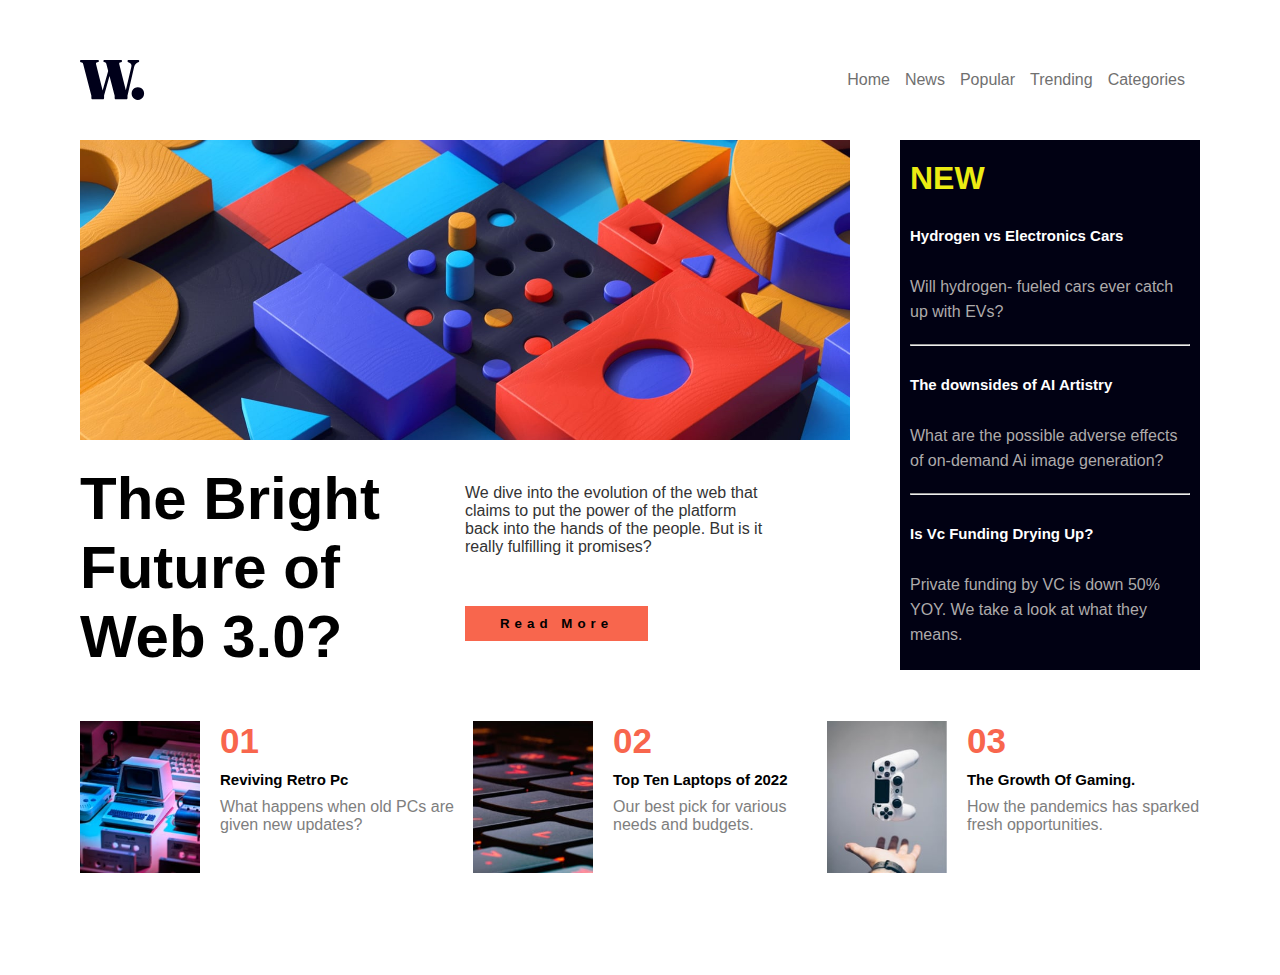
<file: News Homepage/index.html>
<!DOCTYPE html>
<html lang="en">
<head>
    <meta charset="UTF-8">
    <meta name="viewport" content="width=device-width, initial-scale=1.0">
    <title>Grid and flexbox Practice.</title>
    <link rel="stylesheet" href="styles.css">
</head>
<body>
    <main>
        <div class="nav-bar"> 
            <img src="images/logo.svg" alt="logo">
            <div class="container flex">
                <nav>
                    <ul>
                        <li class="nav"><a href="#">Home</a></li>
                        <li class="nav"><a href="#">News</a></li>
                        <li class="nav"><a href="#">Popular</a></li>
                        <li class="nav"><a href="#">Trending</a></li>
                        <li class="nav"><a href="#">Categories</a></li>
                    </ul>
                </nav>
            </div>
        </div>

       <section class="sect2">
            <div>
                <img src="images/image-web-3-desktop.jpg" alt="" class="myimg">
            
                <div class="container2">
                    <div class="grid-item1">
                        <h1 class="web3-text">The Bright <br> Future of <br> Web 3.0?</h1>
                    </div>
                    <div class="grid-item2">
                        <p>We dive into the evolution of the web that claims to put the power of the platform back into the hands of the people. But is it really fulfilling it promises?</p>
                        <button>Read More</button>
                    </div>
                </div>
            </div>
                <div class="container3">
                    <h1>NEW</h1>
                    <h3>Hydrogen vs Electronics Cars</h3>
                    <p>Will hydrogen- fueled cars ever catch up with EVs?</p>
                    <hr>
                    <h3>The downsides of AI Artistry</h3>
                    <p>What are the possible adverse effects of on-demand Ai image generation?</p>
                    <hr>
                    <h3>Is Vc Funding Drying Up?</h3>
                    <p>Private funding by VC is down 50% YOY. We take a look at what they means.</p>
                </div>
        </section>

           
        <section class="sect3">
            <div class="grid1">
                <img src="images/image-retro-pcs.jpg" alt="">
                <div class="content">
                    <h1 class="numb">01</h1>
                    <h3 class="sub">Reviving Retro Pc</h3>
                    <p>What happens when old PCs are given new updates?</p>
                </div>
            </div>
            <div class="grid2">
                <img src="images/image-top-laptops.jpg" alt="">
                <div class="content">
                    <h1 class="numb">02</h1>
                    <h3 class="sub">Top Ten Laptops of 2022</h3>
                    <p>Our best pick for various needs and budgets.</p>
                </div>
            </div>
            <div class="grid3">
                <img src="images/image-gaming-growth.jpg" alt="">
                <div class="content">
                    <h1 class="numb">03</h1>
                    <h3 class="sub">The Growth Of Gaming.</h3>
                    <p>How the pandemics has sparked fresh opportunities.</p>
                </div>
            </div>
        </section>
    </main>
</body>
</html>
</file>
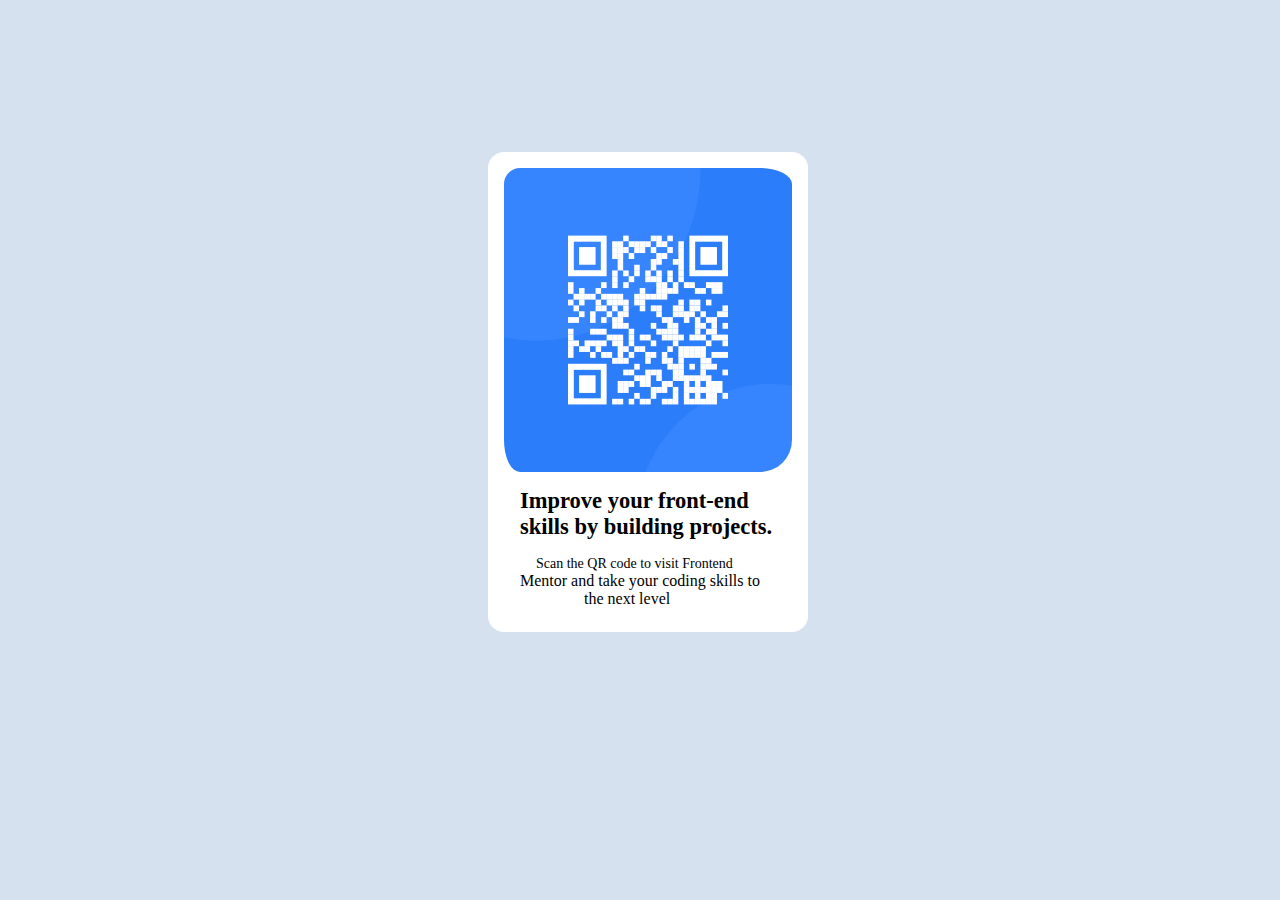
<file: qrCodeComponentHub/index.html>
<!DOCTYPE html>
<html lang="en">
<head>
    <meta charset="UTF-8">
    <meta name="viewport" content="width=device-width, initial-scale=1.0">
    <title>Qr Code Component Hub</title>
    <link rel="stylesheet" href="styles.css">
</head>
<body>
    <main>
        <section class="section1">
            <img src="images/image-qr-code.png" alt="image-qr-code">
            <h1>Improve your front-end<br class="l">skills by building projects.</h1>
            <p class="firstP">Scan the QR code to visit Frontend</p>
            <p class="scndP">Mentor and take your coding skills to</p>
            <p class="thirdP">the next level</p>
        </section>
    </main>
</body>
</html>
</file>
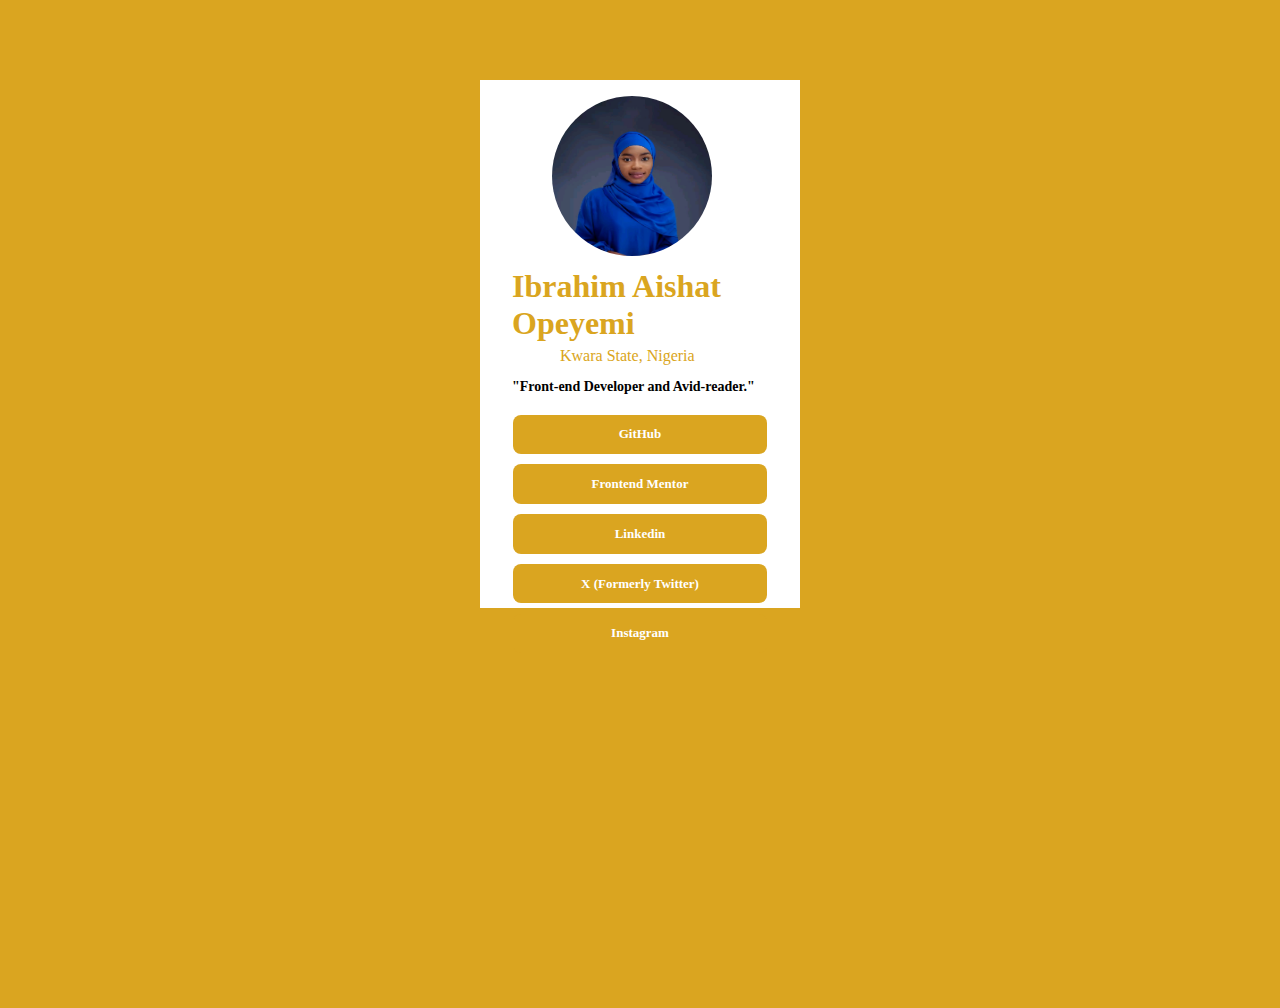
<file: social links profile/index.html>
<!DOCTYPE html>
<html lang="en">
<head>
    <meta charset="UTF-8">
    <meta name="viewport" content="width=device-width, initial-scale=1.0">
    <title>Social Link Portfolio</title>
    <link rel="stylesheet" href="styles.css">
</head>
<body>
    <main>
        <section class="section1">
            <img src="image/1683322143608.jpg" alt="" class="img">
                <h1 class="myName">Ibrahim Aishat Opeyemi</h1>
                <p class="location">Kwara State, Nigeria</p>
            <p class="Portfolio">"Front-end Developer and Avid-reader."</p>
            
            <div class="section2">
                <a  class="btn" target="_blank" href="https://github.com/aishemporium">GitHub</a>
                <a class="btn" target="_blank" href="https://www.frontendmentor.io/profile/aishemporium">Frontend Mentor</a>                 
                <a class="btn" target="_blank" href="https://www.linkedin.com/in/ibrahim-aishat-opeyemi-2541592b2?utm_source=share&utm_campaign=share_via&utm_content=profile&utm_medium=android_app">Linkedin</a>
                <a class="btn" target="_blank" href="https://x.com/Bint_Ib_Aish?t=9uUVeOBdqi-bnkYlJM1xSQ&s=09">X (Formerly Twitter)</a>
                <a class="btn" target="_blank" href="https://www.instagram.com/invites/contact/?i=61xxmljvxil8&utm_content=5op6tmr">Instagram</a>
            </div>
        </section>
    </main>
</body>
</html>
</file>
<file: News Homepage/styles.css>
*{
    box-sizing: border-box;
    margin: 0;
    padding: 0;
}

body{
    font-family: Verdana, Geneva, Tahoma, sans-serif;
    color: black;
    margin: 0 80px;
    margin-top: 60px;
}

a{
    color: rgb(112, 112, 112);
    text-decoration: none;
}

.nav-bar{
    display: flex;
    justify-content: space-between;
    align-items: center;
}

.nav-bar ul {
    display: flex;
}

nav ul li {
    margin-right: 15px; 
    list-style: none;
}

nav ul li a:hover {
    color: #333;
    text-decoration: underline;
}

.myimg{
    width: 770px;
    height: 300px;
    margin-top: 40px;
}

.web3-text{
    font-size: 60px;
}

.sect2{
    display: flex;
    justify-content: space-between;
}

.container2{
    display: flex;
    width: 790px;
    /* justify-content: space-between; */
    margin-top: 20px;
    gap: 85px;
}

.grid-item2{
    width: 300px;
    margin-top: 20px;
    color: #333;
    /* padding-left: 50px; */
    /* height: 10px; */
}
button{
    background-color: rgb(248, 102, 77);
    padding: 10px 35px;
    margin-top: 50px;
    border: none;
    font-weight: 700;
    letter-spacing: 5px;
}

.container3{
    margin-top: 40px;
    width: 300px;
    height: 530px;
    background-color: rgb(1, 1, 19);
    color: white;
    padding: 0 10px;
    padding-top: 20px;
}

.container3 h1{
    color: rgb(236, 236, 19);
}

.container3 h3{
    font-size: 15px;
    font-weight: 800;
    padding-top: 30px;
}

.container3 p{
    color: #aeabab;
    font-size: 16px;
    padding-top: 30px;
    padding-bottom: 20px;
    line-height: 25px;
}

hr{
    color: #333;
    
}

.sect3{
    display: flex;
    margin-top: 50px;
}

.grid1 img{
    height: 60%;
}

.grid1{
    display: flex;
}

.grid2 img{
    height: 60%;
}
.grid2{
    display: flex;
    margin-left: 15px;;
}

.grid3 img{
    height: 60%;
}
.grid3{
    display: flex;
    margin-left: 15px;
}

.content{
   padding-left: 20px;
}

.numb{
    font-size: 35px;
    color: rgb(248, 102, 77);
}

.sub{
    font-size: 15px;
    margin-top: 10px;
}

.content p{
    margin-top: 10px;
    color: #7e7e7e;
}
</file>
<file: qrCodeComponentHub/styles.css>
html body{
    width: 100;
    height: 100;
}
*{
    box-sizing: border-box;
}
body{
    background-color: rgba(213, 225, 239, 1);
}
.section1{
    height: 30rem;
    width: 20rem;
    border-radius: 1rem;
    background-color: white;
}
main{
     padding-top:  9rem;
    padding-left: 30rem;
    padding-bottom: 15rem; 
}
.section1 img{
    height: 20rem;
    width: 19rem;
    padding-left: 1rem;
    padding-top: 1rem;
    border-radius: 2rem;
}

h1 { 
    margin: 2rem;
    margin-top: 12px;
    font-size: 22.5px
}
.firstP{
    margin: 3rem;
    margin-top: -1rem;
    font-size: 14px;
}
.scndP{
    margin: 2rem;
    margin-top: -3rem;
}
.thirdP{
    margin: 6rem;
    margin-top: -2rem;
}
</file>
<file: social links profile/styles.css>
body{
    box-sizing: border-box;
    background-color: goldenrod;
    justify-self: center;
}
main{
    box-sizing: border-box;
    background-color: white;
    width: 20rem;
    height: 33rem;
    margin: 25rem;
    margin-top: 5rem;
    padding: 2rem;
}
.section1
.img{
    height: 10rem;
    width: 10rem;
    margin: 40px;
    margin-top: -1rem;
    border-radius: 5rem;
}
.myName{
    justify-content: center;
    margin-top: -2rem;
    font-weight: 300rem;
    color: goldenrod;
}
.location{
    margin: -16px 16px 0px 48px;
    color: goldenrod;
}
.Portfolio{
    margin: -16x 16px 0px 48px;
    font-weight: bold;
    font-size: 14px;
}
.section2{
    display: flex;
    flex-direction: column;
    align-items: center;
}
.btn{
    text-decoration: none;
    font-size: 13px;
    font-weight: bold;
    color: white;
    background-color: goldenrod;
    border-radius: 8px;
    text-align: center;
    width: 11rem;
    padding: .9em 3em;
    margin: .4em; 
}
 .btn:hover{
    background: black;
    color: burlywood;
    cursor: pointer;
}
</file>
